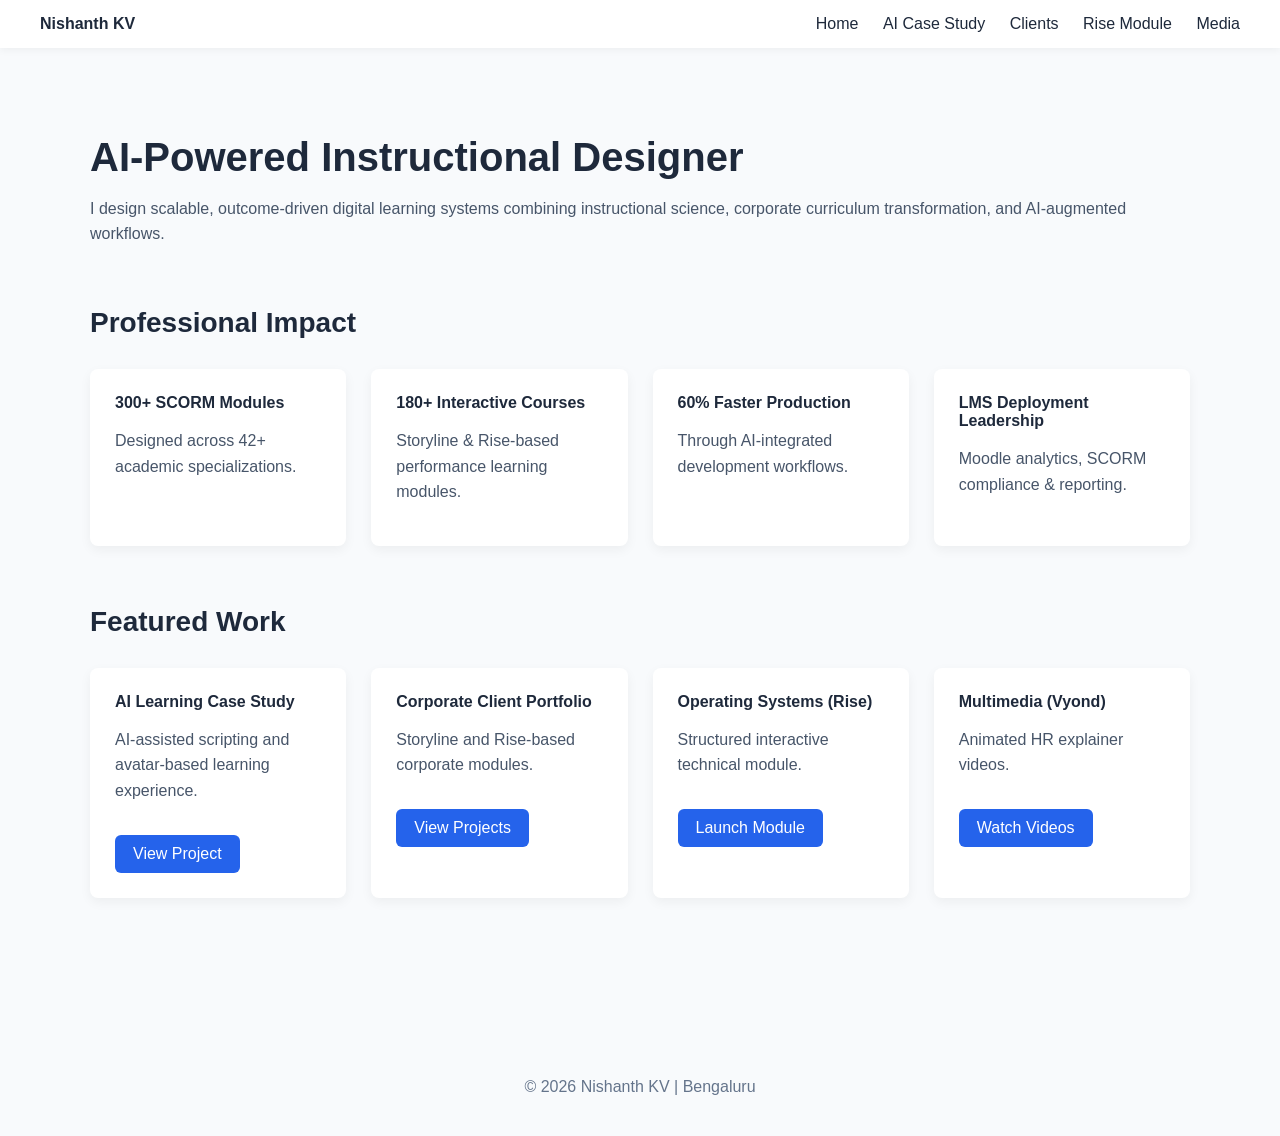
<file: index.html>
<!DOCTYPE html>
<html>
<head>
    <title>Nishanth KV | Instructional Designer</title>
    <meta name="viewport" content="width=device-width, initial-scale=1.0">

    <style>
        body {
            margin: 0;
            font-family: 'Segoe UI', sans-serif;
            background: #f8fafc;
            color: #1e293b;
        }

        .navbar {
            background: white;
            padding: 15px 40px;
            box-shadow: 0 2px 8px rgba(0,0,0,0.05);
            display: flex;
            justify-content: space-between;
            align-items: center;
        }

        .navbar a {
            text-decoration: none;
            color: #1e293b;
            margin-left: 20px;
            font-weight: 500;
        }

        .container {
            max-width: 1100px;
            margin: auto;
            padding: 60px 20px;
        }

        h1 {
            font-size: 40px;
            margin-bottom: 10px;
        }

        h2 {
            margin-top: 60px;
            font-size: 28px;
        }

        p {
            line-height: 1.6;
            color: #475569;
        }

        .button {
            display: inline-block;
            margin-top: 15px;
            padding: 10px 18px;
            background: #2563eb;
            color: white;
            text-decoration: none;
            border-radius: 6px;
            transition: 0.3s;
        }

        .button:hover {
            background: #1d4ed8;
        }

        .grid {
            display: grid;
            grid-template-columns: repeat(auto-fit, minmax(250px, 1fr));
            gap: 25px;
            margin-top: 30px;
        }

        .card {
            background: white;
            padding: 25px;
            border-radius: 8px;
            box-shadow: 0 4px 12px rgba(0,0,0,0.05);
        }

        footer {
            text-align: center;
            padding: 40px;
            color: #64748b;
            margin-top: 80px;
        }
    </style>
</head>

<body>

<div class="navbar">
    <div><strong>Nishanth KV</strong></div>
    <div>
        <a href="index.html">Home</a>
        <a href="ai-learning-case-study/">AI Case Study</a>
        <a href="clients/">Clients</a>
        <a href="rise/operating-systems.html">Rise Module</a>
        <a href="vyond/">Media</a>
    </div>
</div>

<div class="container">

    <h1>AI-Powered Instructional Designer</h1>
    <p>
        I design scalable, outcome-driven digital learning systems combining instructional science, 
        corporate curriculum transformation, and AI-augmented workflows.
    </p>

    <h2>Professional Impact</h2>
    <div class="grid">
        <div class="card">
            <strong>300+ SCORM Modules</strong>
            <p>Designed across 42+ academic specializations.</p>
        </div>
        <div class="card">
            <strong>180+ Interactive Courses</strong>
            <p>Storyline & Rise-based performance learning modules.</p>
        </div>
        <div class="card">
            <strong>60% Faster Production</strong>
            <p>Through AI-integrated development workflows.</p>
        </div>
        <div class="card">
            <strong>LMS Deployment Leadership</strong>
            <p>Moodle analytics, SCORM compliance & reporting.</p>
        </div>
    </div>

    <h2>Featured Work</h2>
    <div class="grid">
        <div class="card">
            <strong>AI Learning Case Study</strong>
            <p>AI-assisted scripting and avatar-based learning experience.</p>
            <a href="ai-learning-case-study/" class="button">View Project</a>
        </div>

        <div class="card">
            <strong>Corporate Client Portfolio</strong>
            <p>Storyline and Rise-based corporate modules.</p>
            <a href="clients/" class="button">View Projects</a>
        </div>

        <div class="card">
            <strong>Operating Systems (Rise)</strong>
            <p>Structured interactive technical module.</p>
            <a href="rise/operating-systems.html" class="button">Launch Module</a>
        </div>

        <div class="card">
            <strong>Multimedia (Vyond)</strong>
            <p>Animated HR explainer videos.</p>
            <a href="vyond/" class="button">Watch Videos</a>
        </div>
    </div>

</div>

<footer>
    © 2026 Nishanth KV | Bengaluru
</footer>

</body>
</html>
</file>
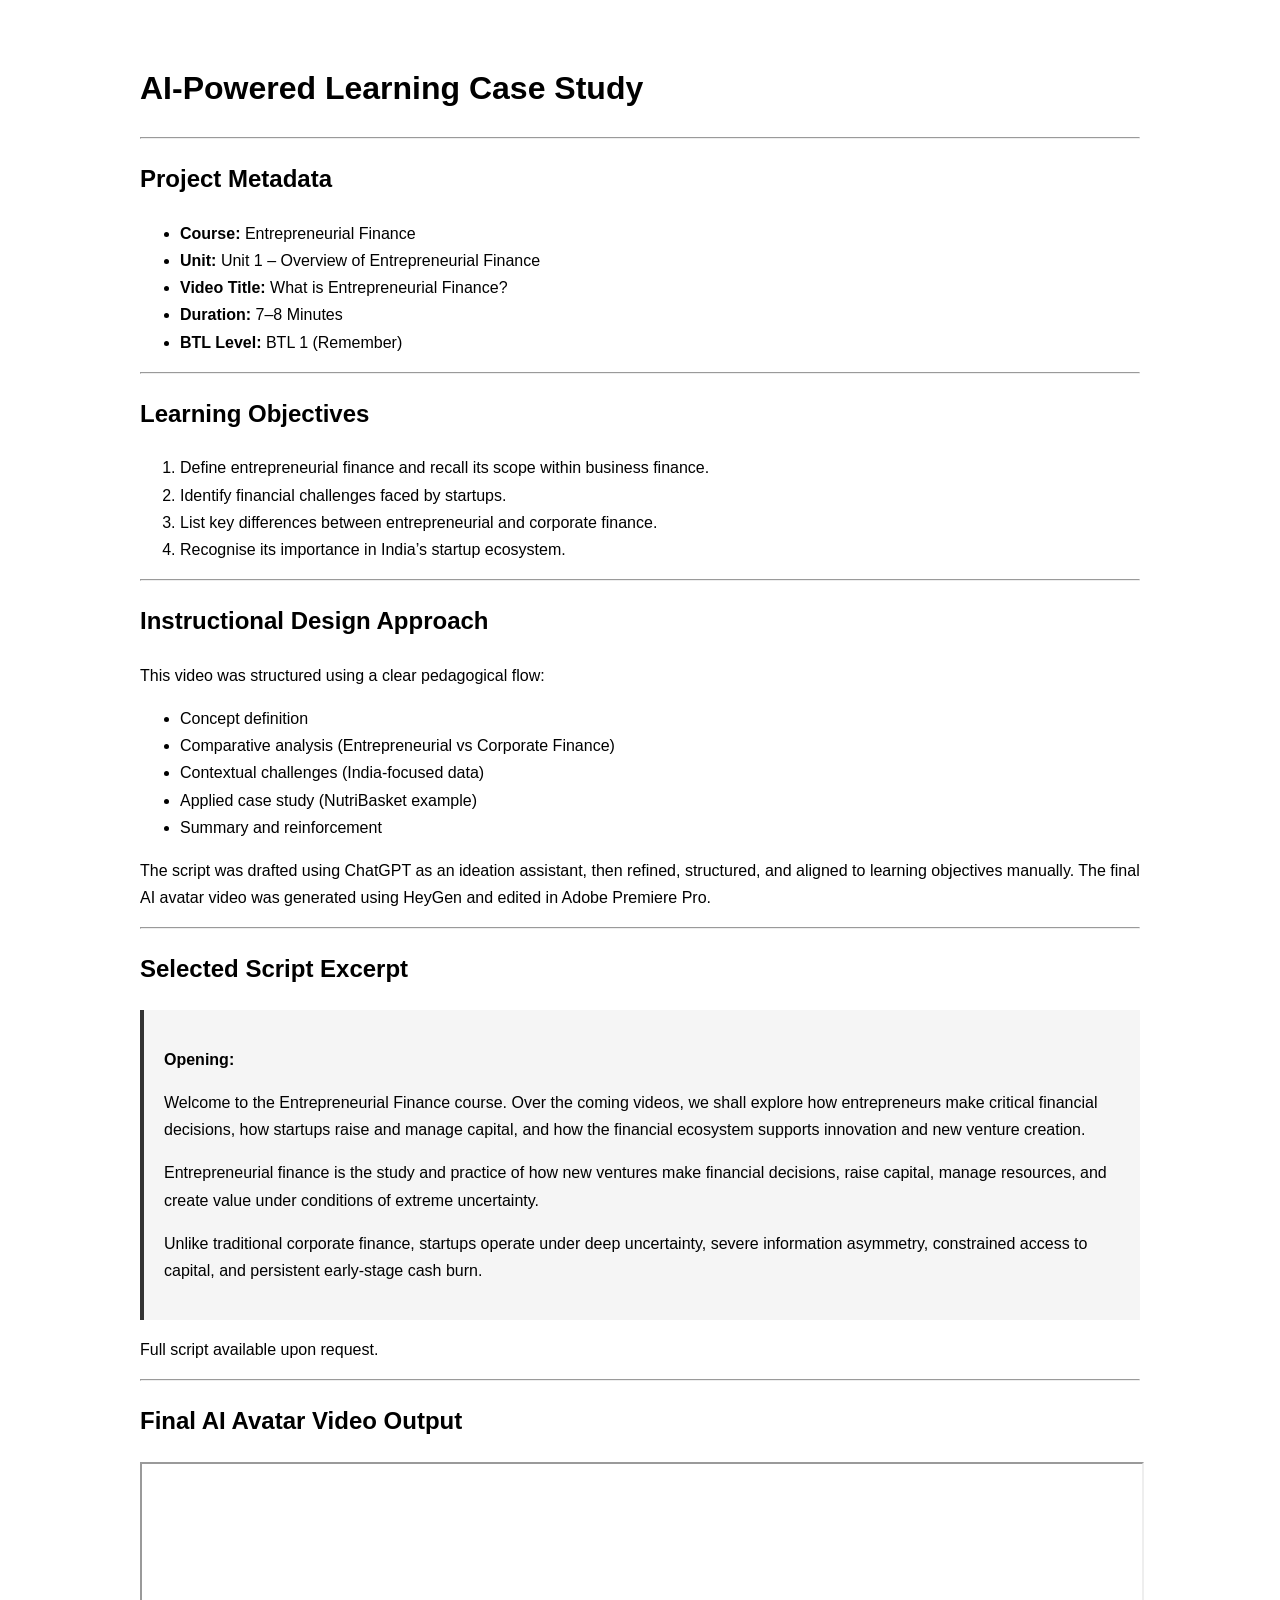
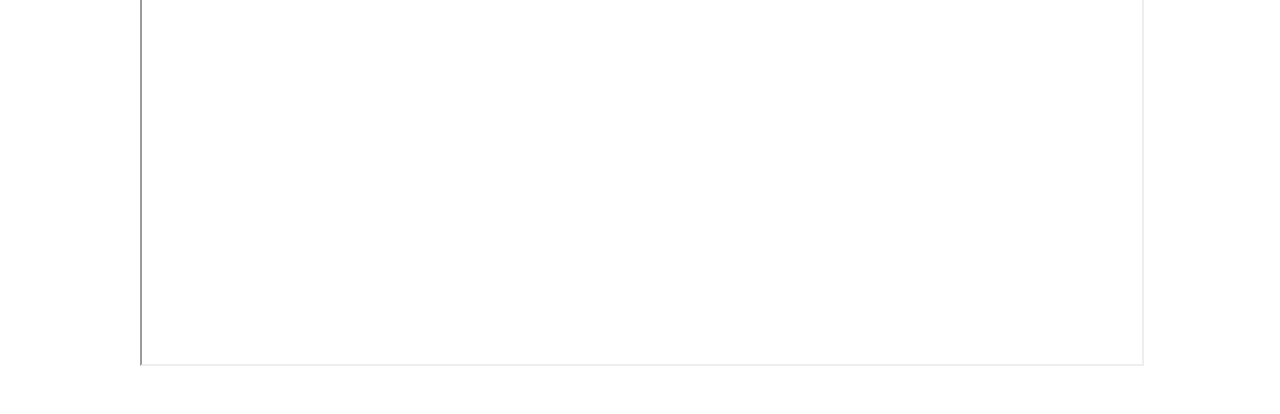
<file: ai-learning-case-study/index.html>
<!DOCTYPE html>
<html>
<head>
    <title>AI-Powered Learning Case Study | Nishanth KV</title>
</head>
<body style="font-family: Arial; padding: 40px; max-width: 1000px; margin: auto; line-height: 1.7;">

<h1>AI-Powered Learning Case Study</h1>

<hr>

<h2>Project Metadata</h2>
<ul>
<li><strong>Course:</strong> Entrepreneurial Finance</li>
<li><strong>Unit:</strong> Unit 1 – Overview of Entrepreneurial Finance</li>
<li><strong>Video Title:</strong> What is Entrepreneurial Finance?</li>
<li><strong>Duration:</strong> 7–8 Minutes</li>
<li><strong>BTL Level:</strong> BTL 1 (Remember)</li>
</ul>

<hr>

<h2>Learning Objectives</h2>
<ol>
<li>Define entrepreneurial finance and recall its scope within business finance.</li>
<li>Identify financial challenges faced by startups.</li>
<li>List key differences between entrepreneurial and corporate finance.</li>
<li>Recognise its importance in India’s startup ecosystem.</li>
</ol>

<hr>

<h2>Instructional Design Approach</h2>
<p>
This video was structured using a clear pedagogical flow:
</p>

<ul>
<li>Concept definition</li>
<li>Comparative analysis (Entrepreneurial vs Corporate Finance)</li>
<li>Contextual challenges (India-focused data)</li>
<li>Applied case study (NutriBasket example)</li>
<li>Summary and reinforcement</li>
</ul>

<p>
The script was drafted using ChatGPT as an ideation assistant, then refined, structured, and aligned to learning objectives manually. 
The final AI avatar video was generated using HeyGen and edited in Adobe Premiere Pro.
</p>

<hr>

<h2>Selected Script Excerpt</h2>

<div style="background:#f5f5f5; padding:20px; border-left:4px solid #333;">
<p><strong>Opening:</strong></p>
<p>
Welcome to the Entrepreneurial Finance course. Over the coming videos, we shall explore how entrepreneurs make critical financial decisions, how startups raise and manage capital, and how the financial ecosystem supports innovation and new venture creation.
</p>

<p>
Entrepreneurial finance is the study and practice of how new ventures make financial decisions, raise capital, manage resources, and create value under conditions of extreme uncertainty.
</p>

<p>
Unlike traditional corporate finance, startups operate under deep uncertainty, severe information asymmetry, constrained access to capital, and persistent early-stage cash burn.
</p>
</div>

<p>
Full script available upon request.
</p>

<hr>

<h2>Final AI Avatar Video Output</h2>

<iframe 
    src="https://drive.google.com/file/d/1EnBXJIhLk3XzHM3PKJEnW7cU-iz-Pl9U/preview" 
    width="100%" 
    height="500" 
    allow="autoplay">
</iframe>

</body>
</html>
</file>
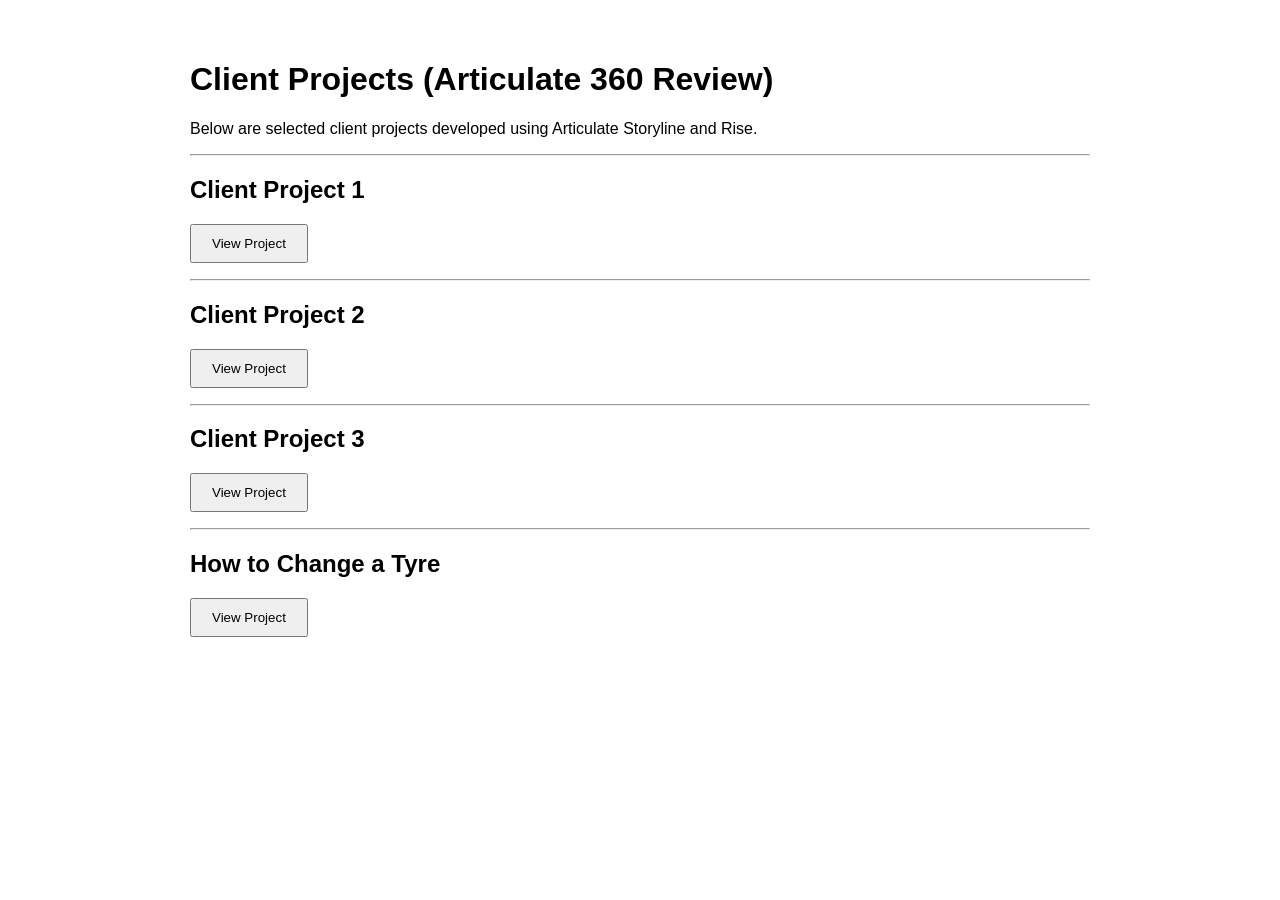
<file: clients/index.html>
<!DOCTYPE html>
<html>
<head>
    <title>Client Projects | Nishanth KV</title>
</head>
<body style="font-family: Arial; padding: 40px; max-width: 900px; margin: auto;">

<h1>Client Projects (Articulate 360 Review)</h1>
<p>Below are selected client projects developed using Articulate Storyline and Rise.</p>

<hr>

<h2>Client Project 1</h2>
<p>
<a href="https://360.articulate.com/review/content/ebf4b983-bd65-426e-9fad-eb3c8142022c/review" target="_blank">
<button style="padding:10px 20px;">View Project</button>
</a>
</p>

<hr>

<h2>Client Project 2</h2>
<p>
<a href="https://360.articulate.com/review/content/47a20444-5005-4761-8a14-0f7d231265f0/review" target="_blank">
<button style="padding:10px 20px;">View Project</button>
</a>
</p>

<hr>

<h2>Client Project 3</h2>
<p>
<a href="https://360.articulate.com/review/content/614815af-538c-4c15-b634-769287b9ca02/review" target="_blank">
<button style="padding:10px 20px;">View Project</button>
</a>
</p>

<hr>

<h2>How to Change a Tyre</h2>
<p>
<a href="https://360.articulate.com/review/content/cf9876c7-0eaf-47fc-9dd2-7213470e32f2/review" target="_blank">
<button style="padding:10px 20px;">View Project</button>
</a>
</p>

</body>
</html>
</file>
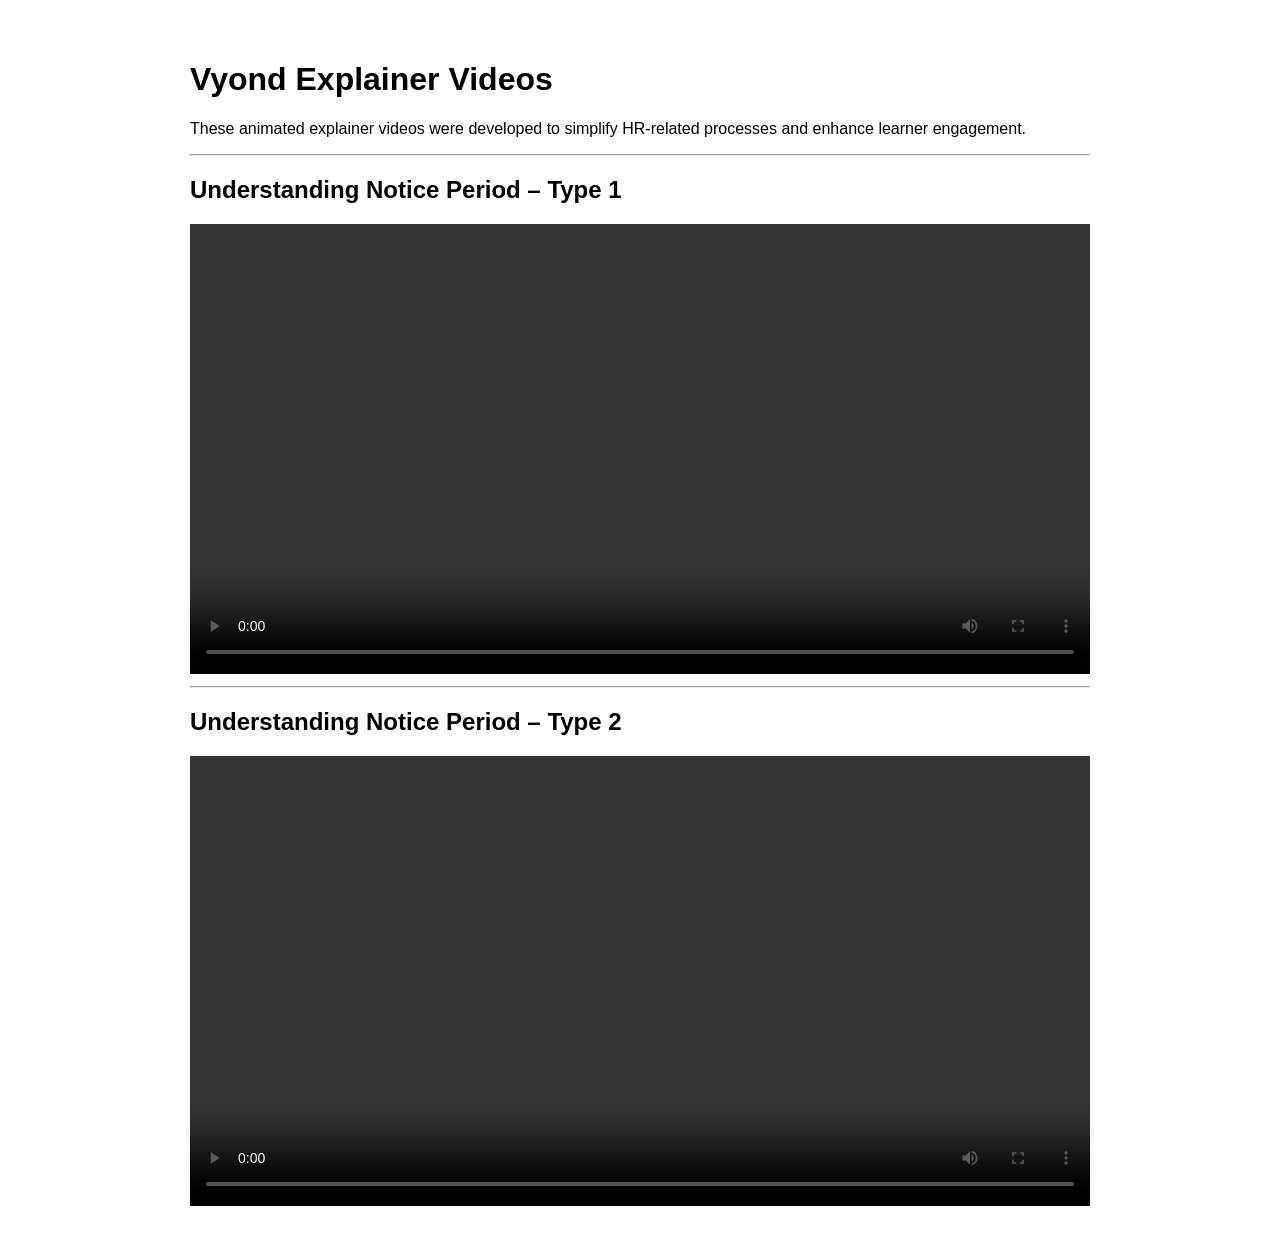
<file: vyond/index.html>
<!DOCTYPE html>
<html>
<head>
    <title>Vyond Video Projects | Nishanth KV</title>
</head>
<body style="font-family: Arial; padding: 40px; max-width: 900px; margin: auto;">

<h1>Vyond Explainer Videos</h1>
<p>These animated explainer videos were developed to simplify HR-related processes and enhance learner engagement.</p>

<hr>

<h2>Understanding Notice Period – Type 1</h2>
<video width="100%" controls>
  <source src="video1.mp4" type="video/mp4">
</video>

<hr>

<h2>Understanding Notice Period – Type 2</h2>
<video width="100%" controls>
  <source src="video2.mp4" type="video/mp4">
</video>

</body>
</html>
</file>
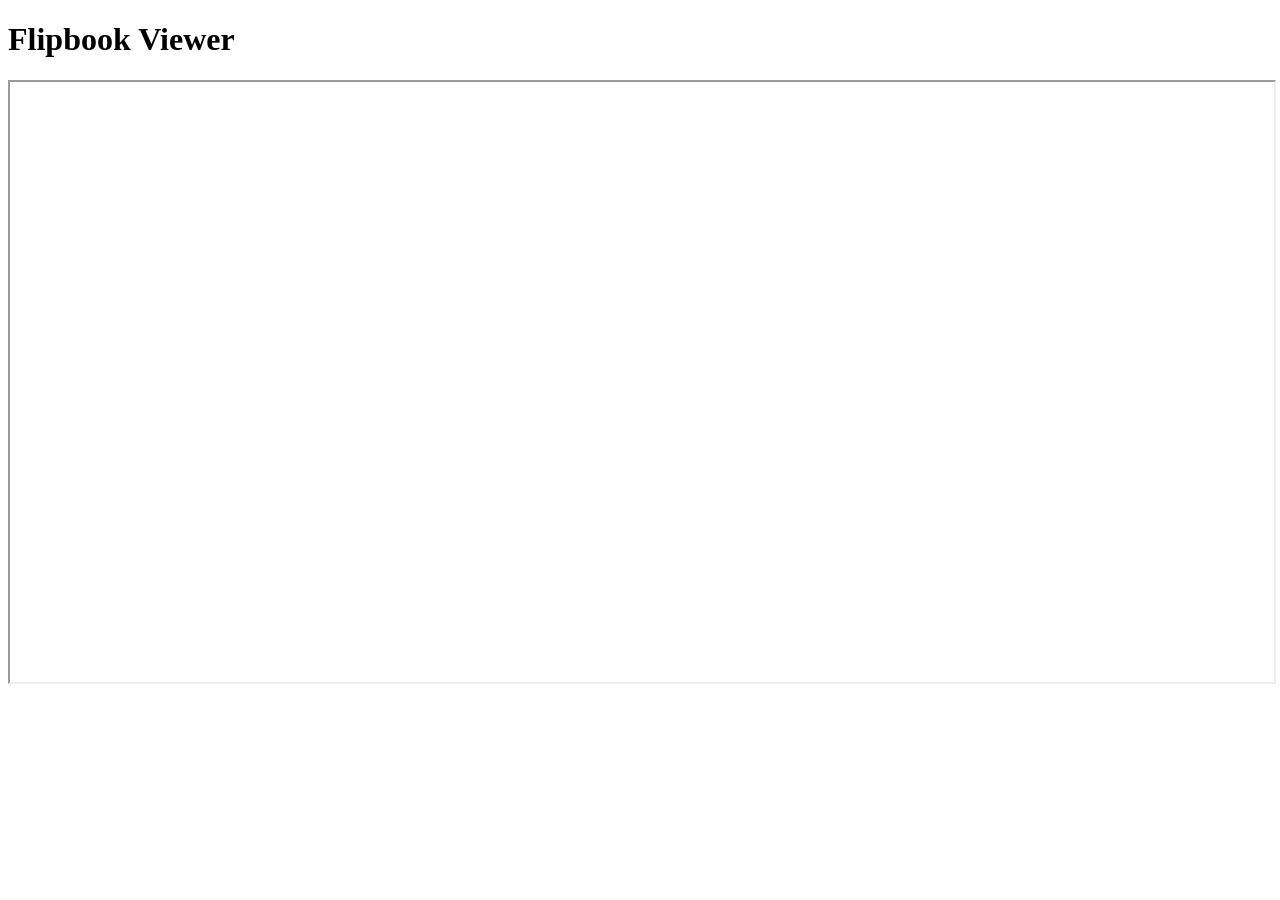
<file: Flipbook_AnimakerVideos.html>
<!DOCTYPE html>
<html lang="en">
<head>
  <meta charset="UTF-8" />
  <meta name="viewport" content="width=device-width,initial-scale=1" />
  <title>My Flipbook</title>
</head>
<body>
  <h1>Flipbook Viewer</h1>

  <!-- Replace this iframe src with your flipbook link -->
  <iframe allowfullscreen="allowfullscreen" 
          scrolling="no" 
          class="fp-iframe" 
          style="width:100%; height:600px;" 
          src="https://heyzine.com/flip-book/244865a8b4.html">
  </iframe>

</body>
</html>
</file>
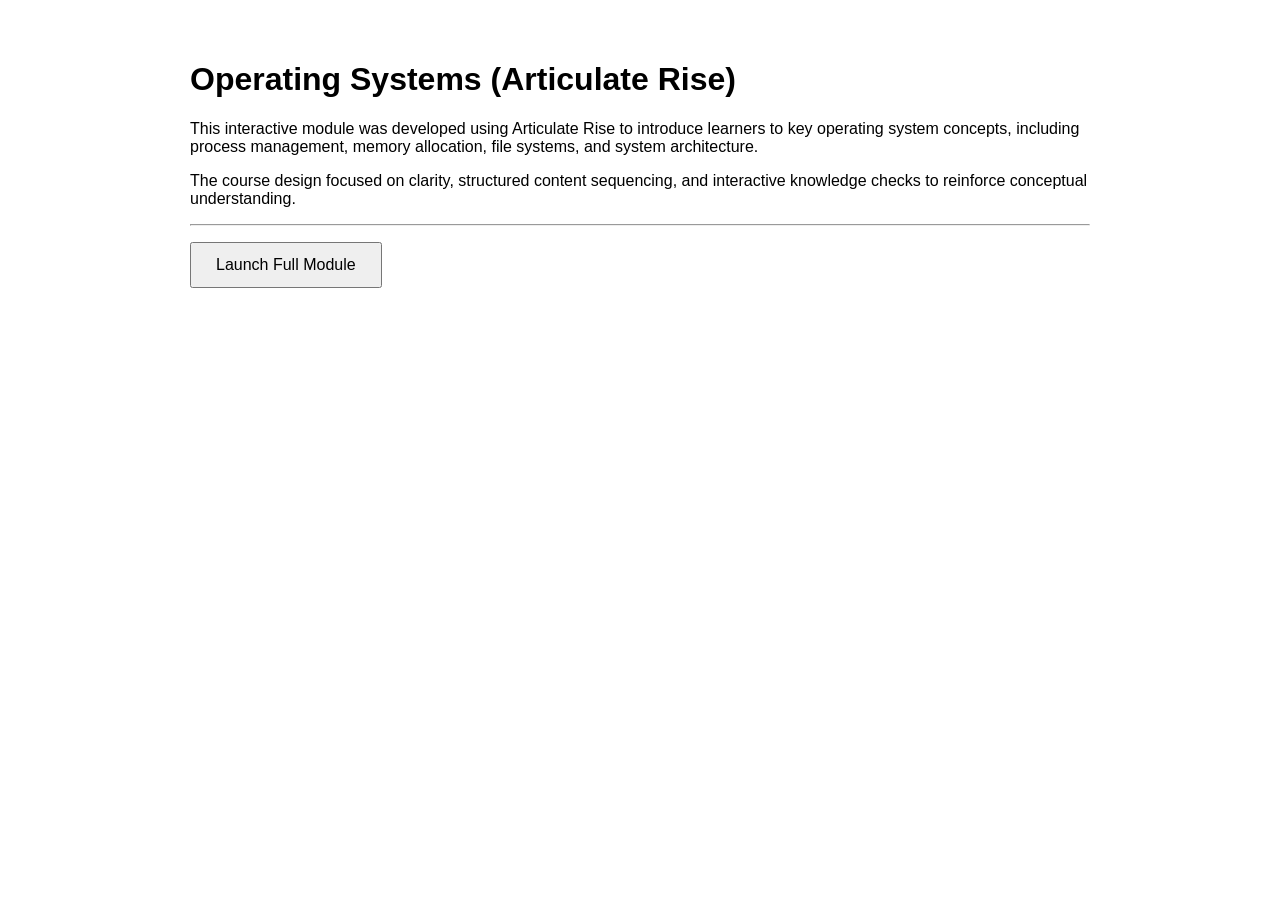
<file: rise/operating-systems.html>
<!DOCTYPE html>
<html>
<head>
    <title>Operating Systems | Nishanth KV</title>
</head>
<body style="font-family: Arial; padding: 40px; max-width: 900px; margin: auto;">

<h1>Operating Systems (Articulate Rise)</h1>

<p>
This interactive module was developed using Articulate Rise to introduce learners to key operating system concepts, including process management, memory allocation, file systems, and system architecture.
</p>

<p>
The course design focused on clarity, structured content sequencing, and interactive knowledge checks to reinforce conceptual understanding.
</p>

<hr>

<p>
<a href="https://share.articulate.com/zQAaWk3z1cZCJtCmvrNNc" target="_blank">
<button style="padding:12px 24px; font-size:16px;">
Launch Full Module
</button>
</a>
</p>

</body>
</html>
</file>
